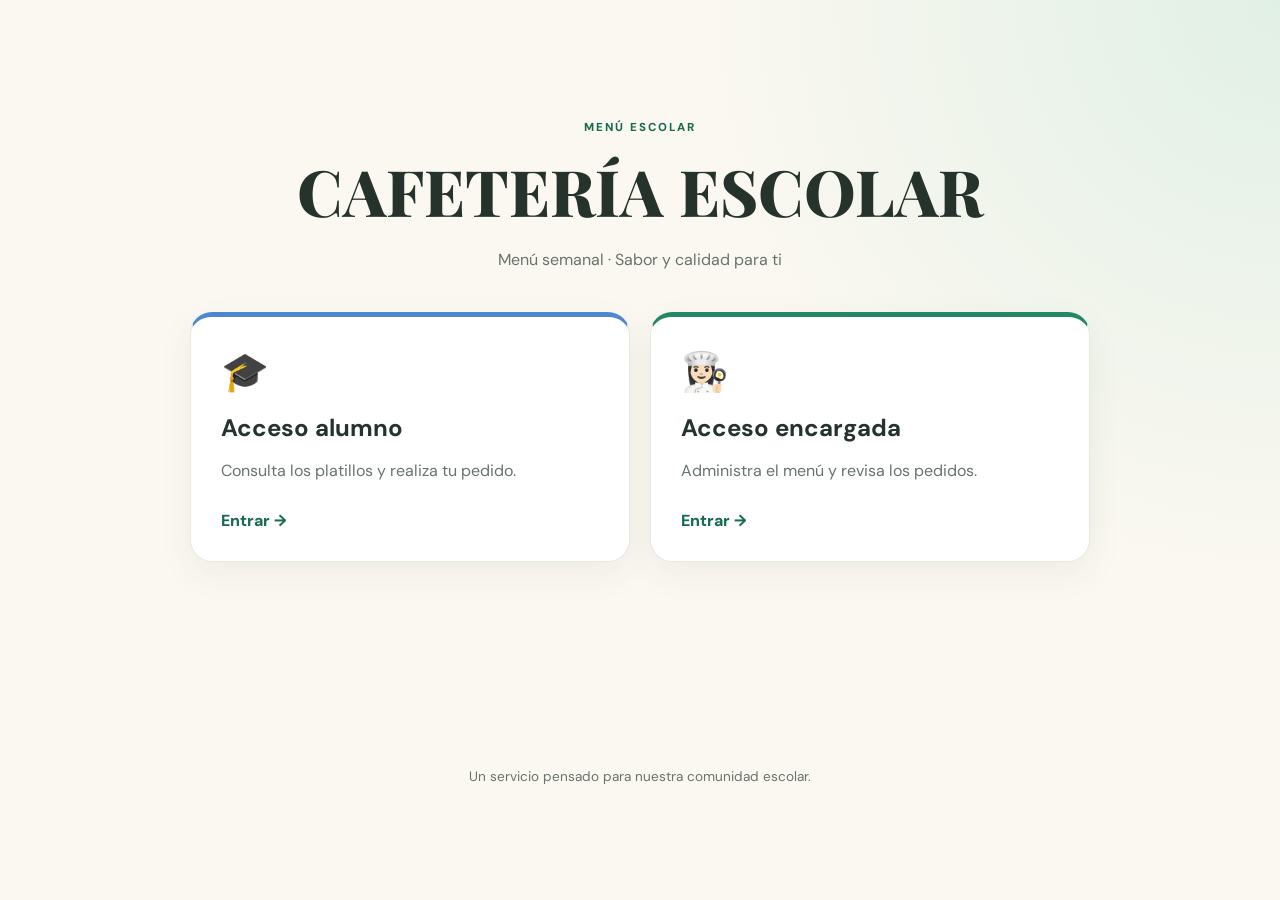
<file: index.html>
<!DOCTYPE html>
<html lang="es">
<head>
  <meta charset="UTF-8">
  <meta name="viewport" content="width=device-width, initial-scale=1.0">

  <title>Accesos | Cafetería escolar</title>

  <!-- Estilos CSS -->
  <link rel="stylesheet" href="./estilos.css">
</head>

<body>

  <main class="portada">

    <section class="hero">

      <span class="etiqueta">MENÚ ESCOLAR</span>

      <h1>CAFETERÍA ESCOLAR</h1>

      <p>Menú semanal · Sabor y calidad para ti</p>

      <div class="accesos">

        <!-- ACCESO ALUMNO -->
        <a class="tarjeta-acceso alumno" href="./alumno.html">
          <span class="emoji">🎓</span>
          <h2>Acceso alumno</h2>
          <p>Consulta los platillos y realiza tu pedido.</p>
          <span class="link-card">Entrar →</span>
        </a>

        <!-- ACCESO ENCARGADA -->
        <a class="tarjeta-acceso encargada" href="./encargada.html">
          <span class="emoji">👩🏻‍🍳</span>
          <h2>Acceso encargada</h2>
          <p>Administra el menú y revisa los pedidos.</p>
          <span class="link-card">Entrar →</span>
        </a>

      </div>
    </section>

    <footer>
      Un servicio pensado para nuestra comunidad escolar.
    </footer>

  </main>

</body>
</html>
</file>
<file: estilos.css>
@import url('https://fonts.googleapis.com/css2?family=DM+Sans:wght@400;500;600;700;800&family=Playfair+Display:wght@700;800&display=swap');
:root{--verde:#176b50;--verde2:#218765;--crema:#fbf8f1;--tinta:#26332d;--gris:#68736d;--borde:#e5e9e4;--rojo:#b83e3e}
*{box-sizing:border-box}body{margin:0;background:var(--crema);color:var(--tinta);font-family:'DM Sans',sans-serif}a{color:inherit;text-decoration:none}.portada{min-height:100vh;display:grid;place-items:center;padding:35px 18px;background:radial-gradient(circle at top right,#e1f0e5,transparent 38%),var(--crema)}.hero{width:min(900px,100%);text-align:center}.hero h1{font:800 clamp(2.1rem,6vw,4rem) 'Playfair Display',serif;margin:12px 0}.hero>p{color:var(--gris)}.etiqueta{font-size:.72rem;letter-spacing:.16em;font-weight:800;color:var(--verde)}.accesos{display:grid;grid-template-columns:repeat(2,minmax(0,1fr));gap:20px;margin-top:42px;text-align:left}.tarjeta-acceso{background:white;border:1px solid var(--borde);border-radius:22px;padding:30px;box-shadow:0 12px 35px #203b2510;transition:.2s}.tarjeta-acceso:hover{transform:translateY(-4px);box-shadow:0 18px 40px #203b2520}.tarjeta-acceso.alumno{border-top:5px solid #4d87ce}.tarjeta-acceso.encargada{border-top:5px solid var(--verde2)}.emoji{font-size:2.4rem}.tarjeta-acceso h2{margin:15px 0 8px}.tarjeta-acceso p,.muted{color:var(--gris);line-height:1.55}.link-card{display:inline-block;color:var(--verde);font-weight:800;margin-top:10px}.portada footer{color:var(--gris);font-size:.85rem;margin-top:45px}.barra{height:64px;background:#fff;border-bottom:1px solid var(--borde);display:flex;align-items:center;justify-content:space-between;padding:0 max(20px,calc((100% - 1100px)/2));gap:15px}.marca{font-weight:800;color:var(--verde)}.barra span{font-size:.9rem;color:var(--gris)}.contenedor{width:min(1100px,calc(100% - 32px));margin:35px auto 70px}.panel{background:white;border:1px solid var(--borde);border-radius:18px;padding:24px;margin:22px 0;box-shadow:0 8px 25px #26332d08}.estrecho{max-width:510px;margin:45px auto}.panel h1,.panel h2{margin-top:0}label{display:block;font-weight:700;font-size:.9rem;margin:16px 0 7px}input,select{width:100%;padding:12px 13px;border:1px solid #d8dfd9;border-radius:10px;background:white;color:var(--tinta);font:inherit;outline:none}input:focus,select:focus{border-color:var(--verde2);box-shadow:0 0 0 3px #21876518}.boton{border:0;border-radius:10px;padding:12px 17px;font:700 .92rem 'DM Sans';cursor:pointer}.principal{background:var(--verde);color:white}.principal:hover{background:#10583f}.secundario{background:#edf3ef;color:var(--verde)}form .boton{margin-top:20px}.mensaje{font-size:.9rem;color:var(--verde);min-height:18px}.mensaje.error{color:var(--rojo)}.encabezado-seccion{display:flex;justify-content:space-between;align-items:center;gap:15px;margin:12px 0 22px}.encabezado-seccion h1,.encabezado-seccion h2{margin:5px 0}.grid-menu{display:grid;grid-template-columns:repeat(auto-fill,minmax(220px,1fr));gap:18px}.platillo{background:white;border:1px solid var(--borde);border-radius:16px;overflow:hidden}.platillo img{width:100%;height:145px;object-fit:cover;background:#edf1eb}.platillo-info{padding:16px}.platillo-info h3{margin:0 0 6px}.precio{font-size:1.15rem;color:var(--verde);font-weight:800}.platillo-info p{font-size:.88rem;color:var(--gris);min-height:38px}.platillo-info button{width:100%}.carrito{margin-top:25px}.total{font-size:1.5rem;color:var(--verde)}.fila-carrito,.fila-admin,.pedido{display:flex;justify-content:space-between;align-items:center;gap:14px;padding:13px 0;border-bottom:1px solid var(--borde)}.fila-carrito:last-child,.fila-admin:last-child,.pedido:last-child{border-bottom:0}.fila-carrito button,.mini-boton{border:0;background:#f7eaea;color:#9a3333;border-radius:8px;padding:8px 10px;cursor:pointer}.aviso{background:#fff7df;color:#745b16;padding:12px;border-radius:10px;margin-top:12px;font-size:.9rem}.modal{position:fixed;inset:0;background:#14221dcc;display:grid;place-items:center;padding:18px;z-index:5}.modal-contenido{position:relative;background:white;border-radius:20px;padding:28px;text-align:center;width:min(420px,100%)}.modal-contenido #qr{display:flex;justify-content:center;margin:20px auto}.cerrar{position:absolute;right:14px;top:10px;border:0;background:none;font-size:1.8rem;cursor:pointer}.form-grid{display:grid;grid-template-columns:repeat(2,minmax(0,1fr));gap:0 16px}.acciones-form{align-self:end}.acciones-form .boton{margin:20px 5px 0 0}.lista-admin{margin-top:20px}.lista-admin img{width:55px;height:48px;object-fit:cover;border-radius:8px}.contador,.estado{display:inline-block;padding:6px 10px;border-radius:30px;background:#edf3ef;color:var(--verde);font-size:.8rem;font-weight:800}.pedido{align-items:flex-start;flex-wrap:wrap}.pedido-detalle{flex:1;min-width:220px}.pedido-acciones{display:flex;gap:8px;align-items:center;flex-wrap:wrap}.pedido-acciones select{width:auto;min-width:145px}.pedido small{display:block;color:var(--gris);line-height:1.6}.estado.cancelado{background:#fbeaea;color:#a83232}.estado.finalizado{background:#e7f4e9;color:#24703e}[hidden]{display:none!important}
@media(max-width:650px){.accesos{grid-template-columns:1fr}.encabezado-seccion{align-items:flex-start;flex-direction:column}.form-grid{grid-template-columns:1fr}.barra{padding:0 16px}.panel{padding:18px}.fila-admin{align-items:flex-start;flex-wrap:wrap}}
</file>
